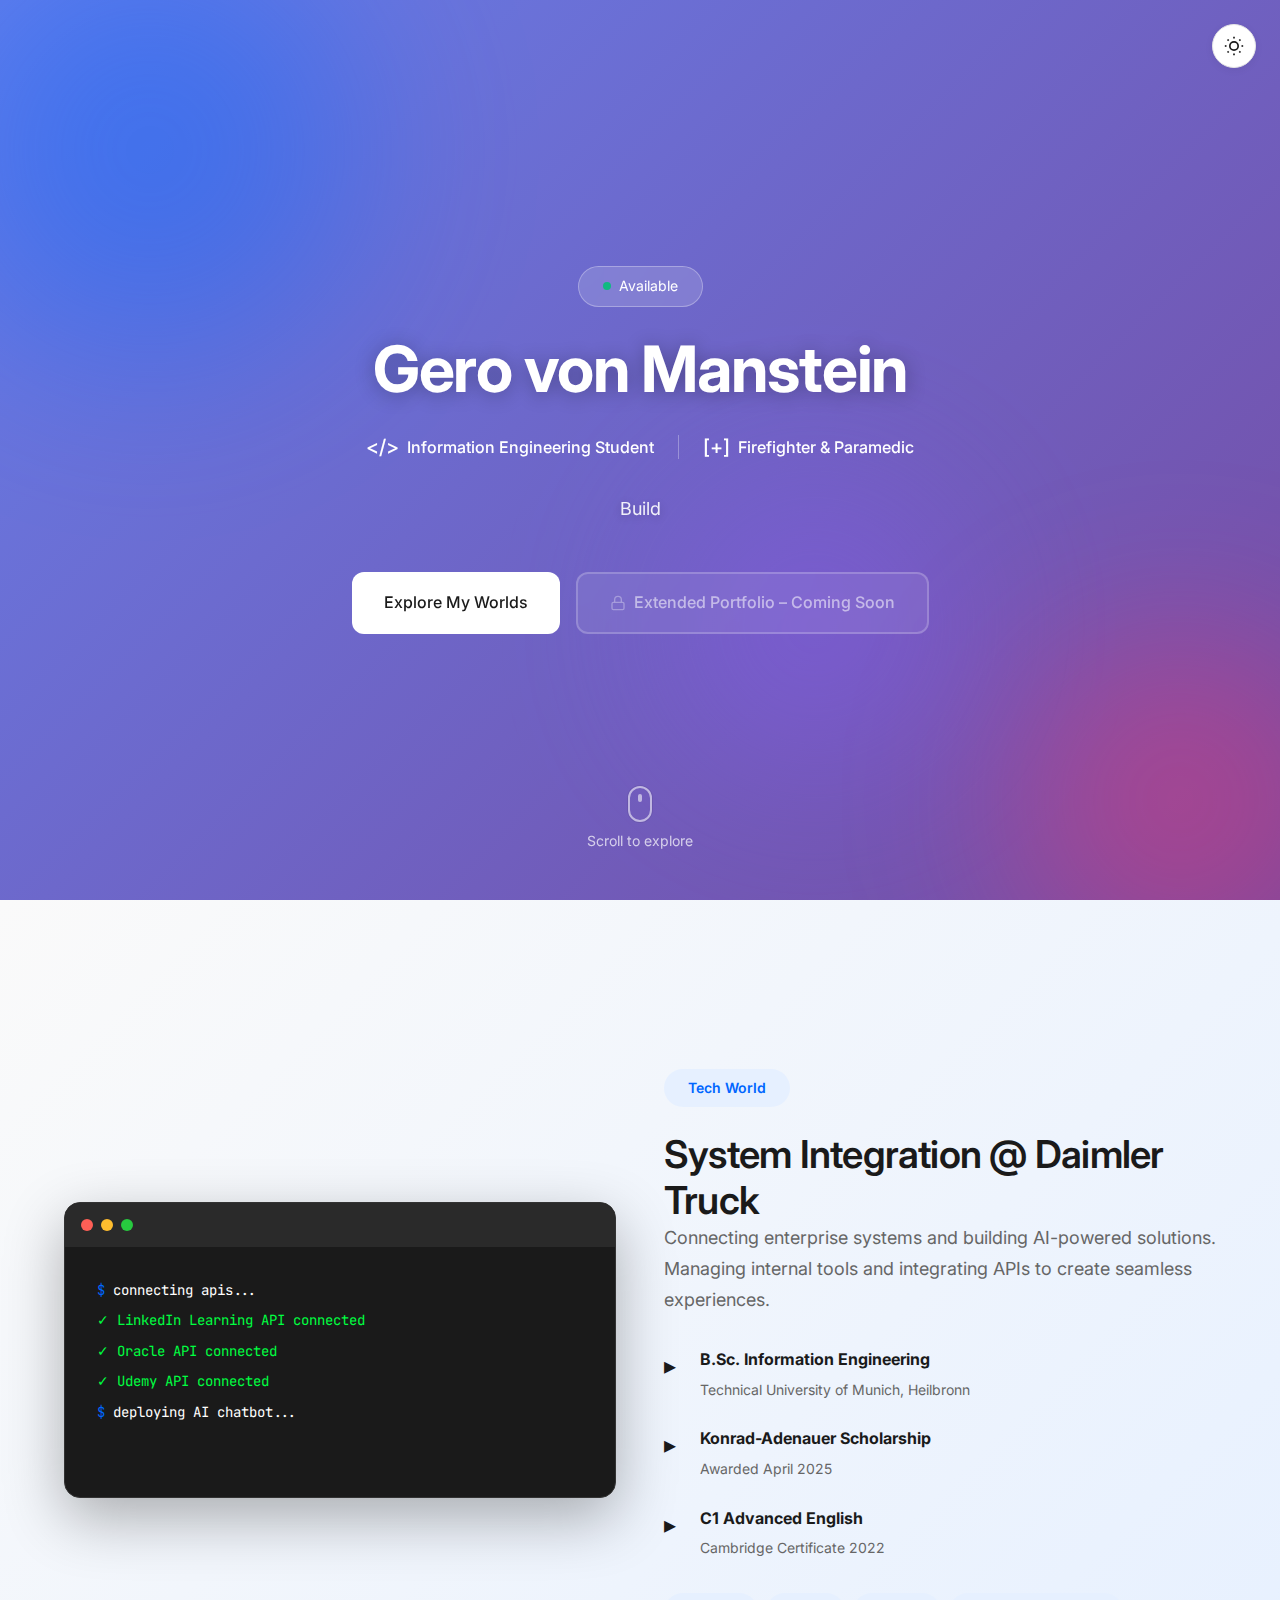
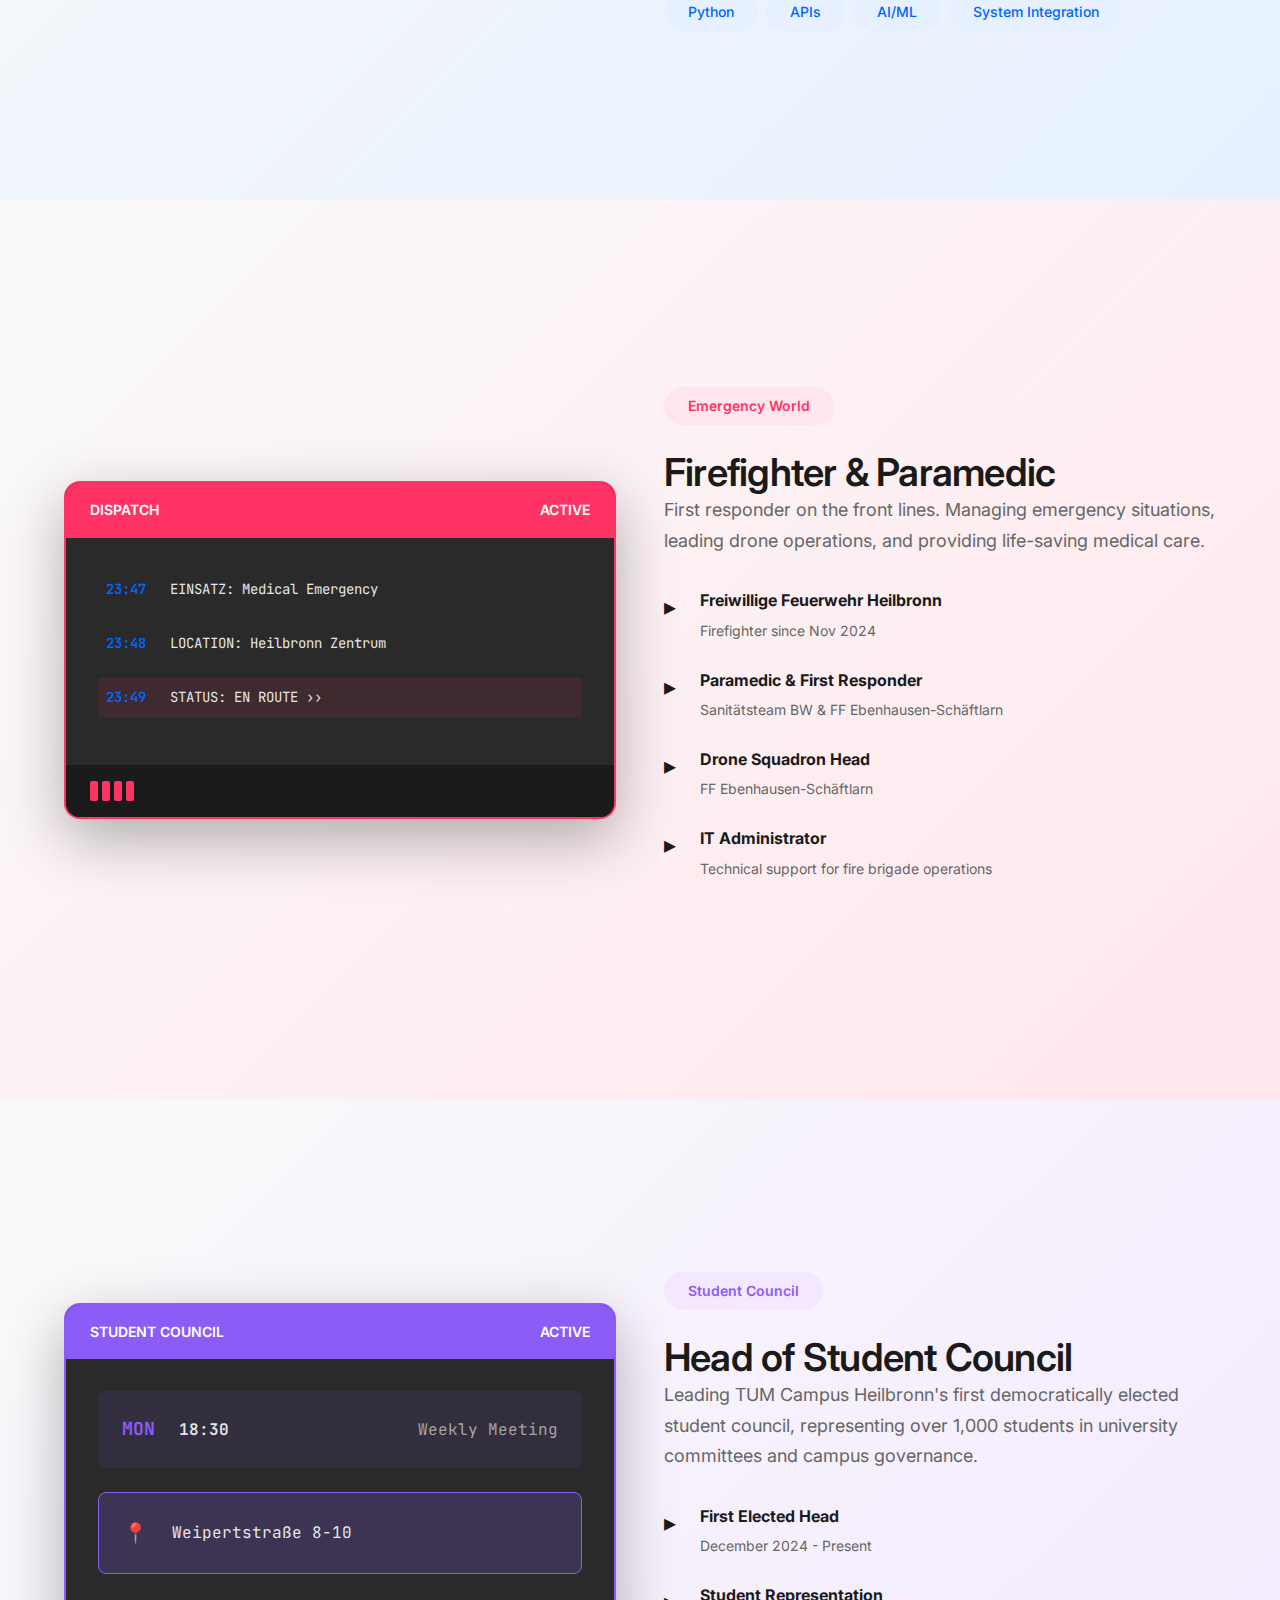
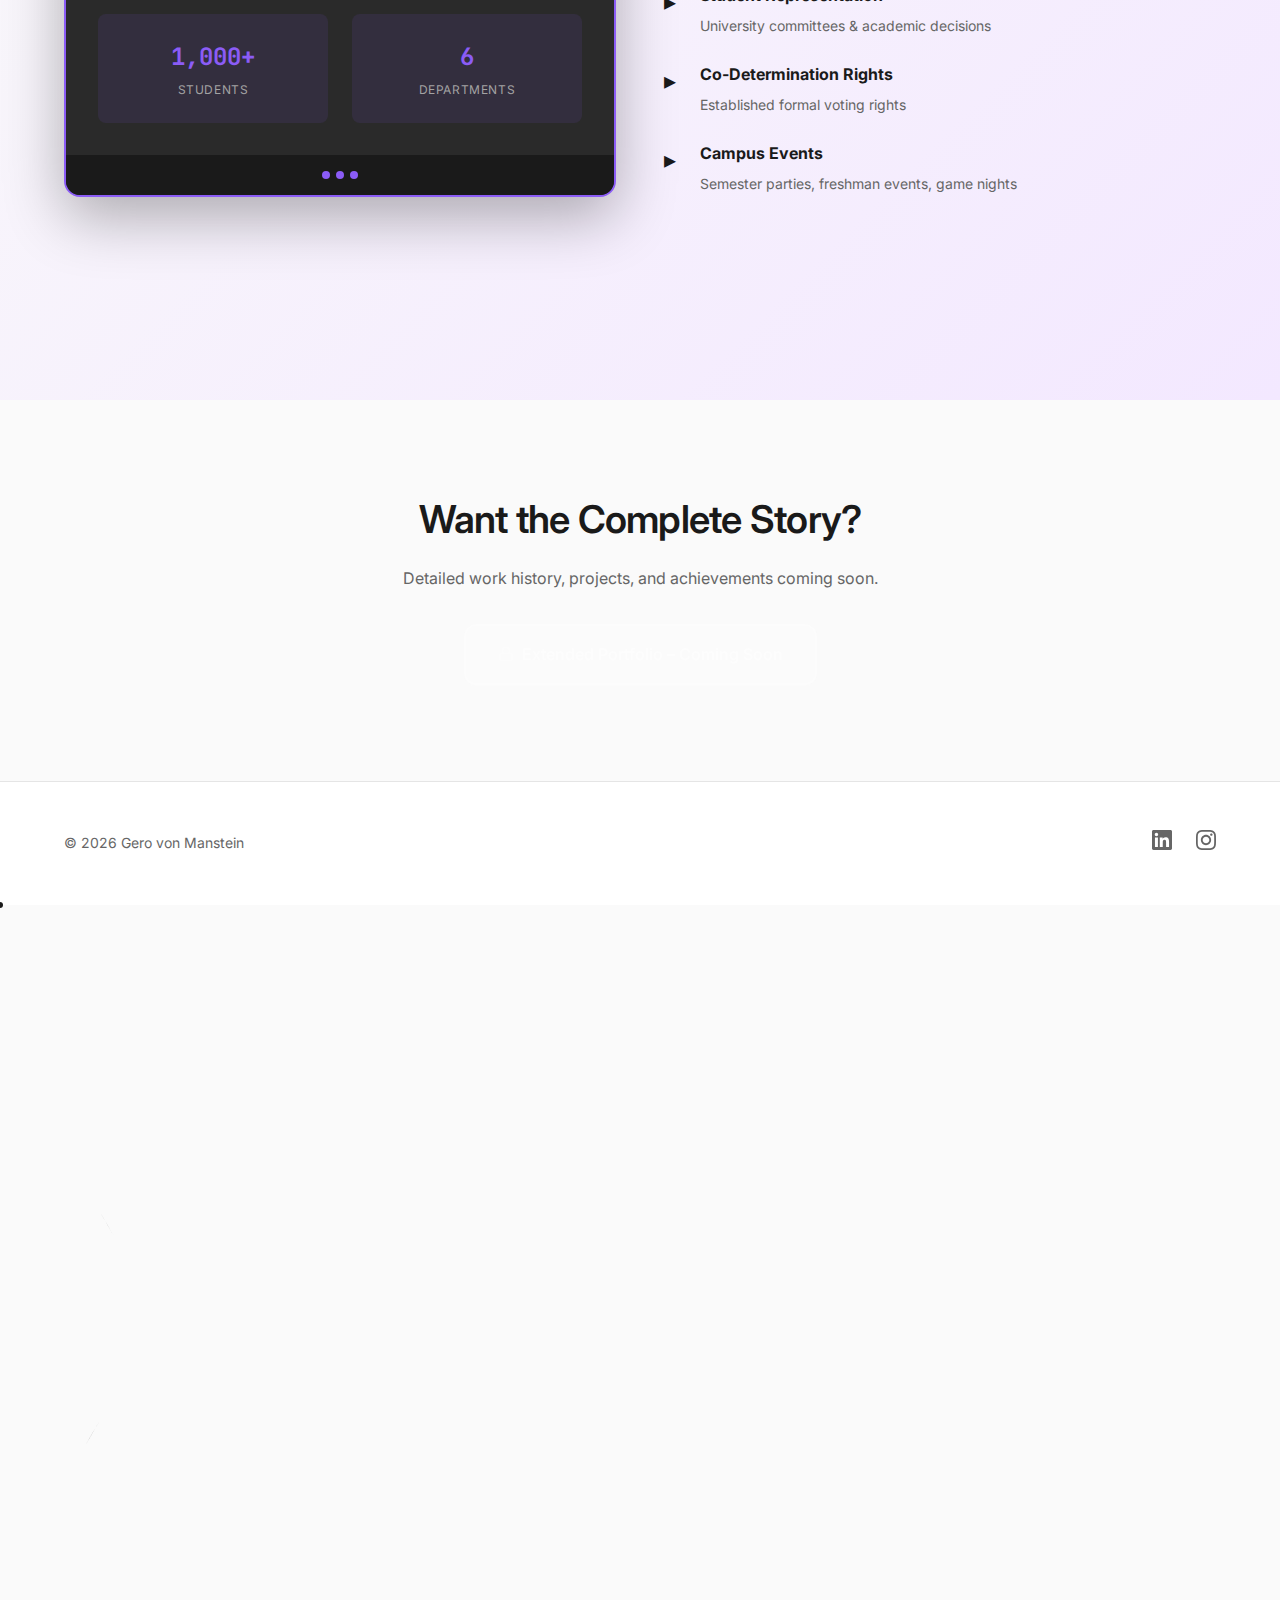
<file: index.html>
<!DOCTYPE html>
<html lang="en">

<head>
    <meta charset="UTF-8">
    <meta name="viewport" content="width=device-width, initial-scale=1.0">
    <title>Gero von Manstein - Portfolio</title>
    <meta name="description"
        content="Information Engineering Student | [+] Firefighter & Paramedic | Student Council Leader">

    <!-- Google Fonts -->
    <link rel="preconnect" href="https://fonts.googleapis.com">
    <link rel="preconnect" href="https://fonts.gstatic.com" crossorigin>
    <link
        href="https://fonts.googleapis.com/css2?family=Inter:wght@300;400;500;600;700&family=JetBrains+Mono:wght@400;500;600&display=swap"
        rel="stylesheet">

    <!-- Styles -->
    <link rel="stylesheet" href="styles/main.css">
    <link rel="stylesheet" href="styles/council-network.css">
    <link rel="stylesheet" href="styles/coming-soon.css">

    <!-- Inline theme detection - runs before page renders to prevent flash -->
    <script>
        (function () {
            // Function to get system theme preference
            function getSystemTheme() {
                if (window.matchMedia && window.matchMedia('(prefers-color-scheme: dark)').matches) {
                    return 'dark';
                }
                return 'light';
            }

            // Always use system preference on page load
            const theme = getSystemTheme();

            // Apply theme immediately
            document.documentElement.setAttribute('data-theme', theme);
        })();
    </script>

</head>

<body>
    <!-- Theme Toggle -->
    <button id="theme-toggle" class="theme-toggle" aria-label="Toggle dark mode">
        <svg class="sun-icon" width="20" height="20" viewBox="0 0 24 24" fill="none" stroke="currentColor"
            stroke-width="2">
            <circle cx="12" cy="12" r="5"></circle>
            <line x1="12" y1="1" x2="12" y2="3"></line>
            <line x1="12" y1="21" x2="12" y2="23"></line>
            <line x1="4.22" y1="4.22" x2="5.64" y2="5.64"></line>
            <line x1="18.36" y1="18.36" x2="19.78" y2="19.78"></line>
            <line x1="1" y1="12" x2="3" y2="12"></line>
            <line x1="21" y1="12" x2="23" y2="12"></line>
            <line x1="4.22" y1="19.78" x2="5.64" y2="18.36"></line>
            <line x1="18.36" y1="5.64" x2="19.78" y2="4.22"></line>
        </svg>
        <svg class="moon-icon" width="20" height="20" viewBox="0 0 24 24" fill="none" stroke="currentColor"
            stroke-width="2">
            <path d="M21 12.79A9 9 0 1 1 11.21 3 7 7 0 0 0 21 12.79z"></path>
        </svg>
    </button>

    <!-- Animated Gradient Background -->
    <div class="gradient-bg">
        <div class="gradient-sphere gradient-1"></div>
        <div class="gradient-sphere gradient-2"></div>
        <div class="gradient-sphere gradient-3"></div>
    </div>

    <!-- Hero Section -->
    <section class="hero">
        <div class="container">
            <div class="hero-content">
                <div class="status-indicator">
                    <span class="status-dot"></span>
                    <span class="status-text">Available</span>
                </div>

                <h1 class="hero-name">Gero von Manstein</h1>

                <div class="dual-roles">
                    <div class="role tech-role">
                        <span class="role-icon">&lt;/&gt;</span>
                        <span class="role-text">Information Engineering Student</span>
                    </div>
                    <div class="role-divider"></div>
                    <div class="role emergency-role">
                        <span class="role-icon">[+]</span>
                        <span class="role-text">Firefighter & Paramedic</span>
                    </div>
                </div>

                <p class="hero-subtitle">Building intelligent systems by day. Saving lives by night.</p>


                <div class="hero-cta">
                    <a href="#tech-world" class="btn btn-primary">Explore My Worlds</a>
                    <span class="coming-soon-badge">
                        <svg width="16" height="16" viewBox="0 0 24 24" fill="none" stroke="currentColor"
                            stroke-width="2">
                            <rect x="3" y="11" width="18" height="11" rx="2" ry="2"></rect>
                            <path d="M7 11V7a5 5 0 0 1 10 0v4"></path>
                        </svg>
                        Extended Portfolio – Coming Soon
                    </span>
                </div>
            </div>
        </div>

        <!-- Scroll Indicator -->
        <div class="scroll-indicator">
            <div class="scroll-line"></div>
            <div class="scroll-text">Scroll to explore</div>
        </div>
    </section>

    <!-- Tech World Section -->
    <section id="tech-world" class="world-section tech-world">
        <div class="container">
            <div class="world-content">
                <div class="world-visual">
                    <div class="terminal-window">
                        <div class="terminal-header">
                            <span class="terminal-dot"></span>
                            <span class="terminal-dot"></span>
                            <span class="terminal-dot"></span>
                        </div>
                        <div class="terminal-body">
                            <div class="terminal-line">
                                <span class="prompt">$</span> <span class="command">connecting apis...</span>
                            </div>
                            <div class="terminal-line">
                                <span class="success">✓</span> LinkedIn Learning API connected
                            </div>
                            <div class="terminal-line">
                                <span class="success">✓</span> Oracle API connected
                            </div>
                            <div class="terminal-line">
                                <span class="success">✓</span> Udemy API connected
                            </div>
                            <div class="terminal-line">
                                <span class="prompt">$</span> <span class="command cursor">deploying AI
                                    chatbot...</span>
                            </div>
                        </div>
                    </div>
                </div>
                <div class="world-info">
                    <div class="world-badge tech-badge">Tech World</div>
                    <h2>System Integration @ Daimler Truck</h2>
                    <p class="world-description">
                        Connecting enterprise systems and building AI-powered solutions.
                        Managing internal tools and integrating APIs to create seamless experiences.
                    </p>
                    <div class="world-details">
                        <div class="detail-item">
                            <div class="detail-icon">▸</div>
                            <div class="detail-text">
                                <strong>B.Sc. Information Engineering</strong>
                                <span>Technical University of Munich, Heilbronn</span>
                            </div>
                        </div>
                        <div class="detail-item">
                            <div class="detail-icon">▸</div>
                            <div class="detail-text">
                                <strong>Konrad-Adenauer Scholarship</strong>
                                <span>Awarded April 2025</span>
                            </div>
                        </div>
                        <div class="detail-item">
                            <div class="detail-icon">▸</div>
                            <div class="detail-text">
                                <strong>C1 Advanced English</strong>
                                <span>Cambridge Certificate 2022</span>
                            </div>
                        </div>
                    </div>
                    <div class="tech-stack">
                        <span class="tech-item">Python</span>
                        <span class="tech-item">APIs</span>
                        <span class="tech-item">AI/ML</span>
                        <span class="tech-item">System Integration</span>
                    </div>
                </div>
            </div>
        </div>
    </section>

    <!-- Emergency World Section -->
    <section class="world-section emergency-world">
        <div class="container">
            <div class="world-content reverse">
                <div class="world-info">
                    <div class="world-badge emergency-badge">Emergency World</div>
                    <h2>Firefighter & Paramedic</h2>
                    <p class="world-description">
                        First responder on the front lines. Managing emergency situations,
                        leading drone operations, and providing life-saving medical care.
                    </p>
                    <div class="world-details">
                        <div class="detail-item">
                            <div class="detail-icon">▸</div>
                            <div class="detail-text">
                                <strong>Freiwillige Feuerwehr Heilbronn</strong>
                                <span>Firefighter since Nov 2024</span>
                            </div>
                        </div>
                        <div class="detail-item">
                            <div class="detail-icon">▸</div>
                            <div class="detail-text">
                                <strong>Paramedic & First Responder</strong>
                                <span>Sanitätsteam BW & FF Ebenhausen-Schäftlarn</span>
                            </div>
                        </div>
                        <div class="detail-item">
                            <div class="detail-icon">▸</div>
                            <div class="detail-text">
                                <strong>Drone Squadron Head</strong>
                                <span>FF Ebenhausen-Schäftlarn</span>
                            </div>
                        </div>
                        <div class="detail-item">
                            <div class="detail-icon">▸</div>
                            <div class="detail-text">
                                <strong>IT Administrator</strong>
                                <span>Technical support for fire brigade operations</span>
                            </div>
                        </div>
                    </div>
                </div>
                <div class="world-visual">
                    <div class="radio-display">
                        <div class="radio-header">
                            <span class="radio-title">DISPATCH</span>
                            <span class="radio-status">ACTIVE</span>
                        </div>
                        <div class="radio-content">
                            <div class="dispatch-message">
                                <span class="time">23:47</span>
                                <span class="message">EINSATZ: Medical Emergency</span>
                            </div>
                            <div class="dispatch-message">
                                <span class="time">23:48</span>
                                <span class="message">LOCATION: Heilbronn Zentrum</span>
                            </div>
                            <div class="dispatch-message active">
                                <span class="time">23:49</span>
                                <span class="message">STATUS: EN ROUTE ››</span>
                            </div>
                        </div>
                        <div class="radio-footer">
                            <div class="signal-bars">
                                <div class="bar"></div>
                                <div class="bar"></div>
                                <div class="bar"></div>
                                <div class="bar"></div>
                            </div>
                        </div>
                    </div>
                </div>
            </div>
        </div>
    </section>

    <!-- Student Council Section -->
    <section class="world-section leadership-world">
        <div class="container">
            <div class="world-content reverse">
                <div class="world-info">
                    <div class="world-badge leadership-badge">Student Council</div>
                    <h2>Head of Student Council</h2>
                    <p class="world-description">
                        Leading TUM Campus Heilbronn's first democratically elected student council,
                        representing over 1,000 students in university committees and campus governance.
                    </p>
                    <div class="world-details">
                        <div class="detail-item">
                            <div class="detail-icon">▸</div>
                            <div class="detail-text">
                                <strong>First Elected Head</strong>
                                <span>December 2024 - Present</span>
                            </div>
                        </div>
                        <div class="detail-item">
                            <div class="detail-icon">▸</div>
                            <div class="detail-text">
                                <strong>Student Representation</strong>
                                <span>University committees & academic decisions</span>
                            </div>
                        </div>
                        <div class="detail-item">
                            <div class="detail-icon">▸</div>
                            <div class="detail-text">
                                <strong>Co-Determination Rights</strong>
                                <span>Established formal voting rights</span>
                            </div>
                        </div>
                        <div class="detail-item">
                            <div class="detail-icon">▸</div>
                            <div class="detail-text">
                                <strong>Campus Events</strong>
                                <span>Semester parties, freshman events, game nights</span>
                            </div>
                        </div>
                    </div>
                </div>
                <div class="world-visual">
                    <div class="meeting-board">
                        <div class="board-header">
                            <span class="board-title">STUDENT COUNCIL</span>
                            <span class="board-status">ACTIVE</span>
                        </div>
                        <div class="board-content">
                            <div class="meeting-item">
                                <span class="meeting-day">MON</span>
                                <span class="meeting-time">18:30</span>
                                <span class="meeting-label">Weekly Meeting</span>
                            </div>
                            <div class="meeting-item highlight">
                                <span class="meeting-icon">📍</span>
                                <span class="meeting-location">Weipertstraße 8-10</span>
                            </div>
                            <div class="stats-row">
                                <div class="stat-item">
                                    <div class="stat-value">1,000+</div>
                                    <div class="stat-label">Students</div>
                                </div>
                                <div class="stat-item">
                                    <div class="stat-value">6</div>
                                    <div class="stat-label">Departments</div>
                                </div>
                            </div>
                        </div>
                        <div class="board-footer">
                            <div class="activity-indicator">
                                <div class="activity-dot"></div>
                                <div class="activity-dot"></div>
                                <div class="activity-dot"></div>
                            </div>
                        </div>
                    </div>
                </div>
            </div>
        </div>
    </section>

    <!-- Call to Action -->
    <section class="cta-section">
        <div class="container">
            <div class="cta-content">
                <h2>Want the Complete Story?</h2>
                <p>Detailed work history, projects, and achievements coming soon.</p>
                <span class="coming-soon-badge">
                    <svg width="16" height="16" viewBox="0 0 24 24" fill="none" stroke="currentColor" stroke-width="2">
                        <rect x="3" y="11" width="18" height="11" rx="2" ry="2"></rect>
                        <path d="M7 11V7a5 5 0 0 1 10 0v4"></path>
                    </svg>
                    Extended Portfolio – Coming Soon
                </span>
            </div>
        </div>
    </section>

    <!-- Footer -->
    <footer class="footer">
        <div class="container">
            <div class="footer-content">
                <p>&copy; 2026 Gero von Manstein</p>
                <div class="footer-links">
                    <a href="https://www.linkedin.com/in/gerovm/" target="_blank" rel="noopener noreferrer"
                        aria-label="LinkedIn">
                        <svg width="20" height="20" viewBox="0 0 24 24" fill="currentColor">
                            <path
                                d="M20.447 20.452h-3.554v-5.569c0-1.328-.027-3.037-1.852-3.037-1.853 0-2.136 1.445-2.136 2.939v5.667H9.351V9h3.414v1.561h.046c.477-.9 1.637-1.85 3.37-1.85 3.601 0 4.267 2.37 4.267 5.455v6.286zM5.337 7.433c-1.144 0-2.063-.926-2.063-2.065 0-1.138.92-2.063 2.063-2.063 1.14 0 2.064.925 2.064 2.063 0 1.139-.925 2.065-2.064 2.065zm1.782 13.019H3.555V9h3.564v11.452zM22.225 0H1.771C.792 0 0 .774 0 1.729v20.542C0 23.227.792 24 1.771 24h20.451C23.2 24 24 23.227 24 22.271V1.729C24 .774 23.2 0 22.222 0h.003z" />
                        </svg>
                    </a>
                    <a href="https://www.instagram.com/gerov.m/" target="_blank" rel="noopener noreferrer"
                        aria-label="Instagram">
                        <svg width="20" height="20" viewBox="0 0 24 24" fill="currentColor">
                            <path
                                d="M12 0C8.74 0 8.333.015 7.053.072 5.775.132 4.905.333 4.14.63c-.789.306-1.459.717-2.126 1.384S.935 3.35.63 4.14C.333 4.905.131 5.775.072 7.053.012 8.333 0 8.74 0 12s.015 3.667.072 4.947c.06 1.277.261 2.148.558 2.913.306.788.717 1.459 1.384 2.126.667.666 1.336 1.079 2.126 1.384.766.296 1.636.499 2.913.558C8.333 23.988 8.74 24 12 24s3.667-.015 4.947-.072c1.277-.06 2.148-.262 2.913-.558.788-.306 1.459-.718 2.126-1.384.666-.667 1.079-1.335 1.384-2.126.296-.765.499-1.636.558-2.913.06-1.28.072-1.687.072-4.947s-.015-3.667-.072-4.947c-.06-1.277-.262-2.149-.558-2.913-.306-.789-.718-1.459-1.384-2.126C21.319 1.347 20.651.935 19.86.63c-.765-.297-1.636-.499-2.913-.558C15.667.012 15.26 0 12 0zm0 2.16c3.203 0 3.585.016 4.85.071 1.17.055 1.805.249 2.227.415.562.217.96.477 1.382.896.419.42.679.819.896 1.381.164.422.36 1.057.413 2.227.057 1.266.07 1.646.07 4.85s-.015 3.585-.074 4.85c-.061 1.17-.256 1.805-.421 2.227-.224.562-.479.96-.899 1.382-.419.419-.824.679-1.38.896-.42.164-1.065.36-2.235.413-1.274.057-1.649.07-4.859.07-3.211 0-3.586-.015-4.859-.074-1.171-.061-1.816-.256-2.236-.421-.569-.224-.96-.479-1.379-.899-.421-.419-.69-.824-.9-1.38-.165-.42-.359-1.065-.42-2.235-.045-1.26-.061-1.649-.061-4.844 0-3.196.016-3.586.061-4.861.061-1.17.255-1.814.42-2.234.21-.57.479-.96.9-1.381.419-.419.81-.689 1.379-.898.42-.166 1.051-.361 2.221-.421 1.275-.045 1.65-.06 4.859-.06l.045.03zm0 3.678c-3.405 0-6.162 2.76-6.162 6.162 0 3.405 2.76 6.162 6.162 6.162 3.405 0 6.162-2.76 6.162-6.162 0-3.405-2.76-6.162-6.162-6.162zM12 16c-2.21 0-4-1.79-4-4s1.79-4 4-4 4 1.79 4 4-1.79 4-4 4zm7.846-10.405c0 .795-.646 1.44-1.44 1.44-.795 0-1.44-.646-1.44-1.44 0-.794.646-1.439 1.44-1.439.793-.001 1.44.645 1.44 1.439z" />
                        </svg>
                    </a>
                </div>
            </div>
        </div>
    </footer>

    <!-- Scripts -->
    <script src="js/cursor.js"></script>
    <script src="js/main.js"></script>
</body>

</html>
</file>
<file: styles/council-network.css>
/* Meeting Board - Student Council Visualization */
.meeting-board {
    background: #2a2a2a;
    border-radius: var(--radius-lg);
    overflow: hidden;
    box-shadow: 0 20px 60px rgba(0, 0, 0, 0.3);
    border: 2px solid var(--color-leadership);
}

.board-header {
    background: var(--color-leadership);
    color: white;
    padding: var(--spacing-sm) var(--spacing-md);
    display: flex;
    justify-content: space-between;
    align-items: center;
    font-weight: 600;
    font-size: 0.875rem;
}

.board-status {
    animation: pulseText 2s ease-in-out infinite;
}

@keyframes pulseText {

    0%,
    100% {
        opacity: 1;
    }

    50% {
        opacity: 0.6;
    }
}

.board-content {
    padding: var(--spacing-lg);
    min-height: 250px;
    display: flex;
    flex-direction: column;
    gap: var(--spacing-md);
}

.meeting-item {
    display: flex;
    align-items: center;
    gap: var(--spacing-md);
    padding: var(--spacing-md);
    background: rgba(139, 92, 246, 0.1);
    border-radius: var(--radius-sm);
    font-family: var(--font-mono);
    animation: slideIn 0.5s ease-out;
}

@keyframes slideIn {
    from {
        opacity: 0;
        transform: translateX(-10px);
    }

    to {
        opacity: 1;
        transform: translateX(0);
    }
}

.meeting-item.highlight {
    background: rgba(139, 92, 246, 0.2);
    border: 1px solid var(--color-leadership);
}

.meeting-day {
    font-weight: 700;
    color: var(--color-leadership);
    font-size: 1.125rem;
}

.meeting-time {
    color: #e5e5e5;
    font-weight: 600;
}

.meeting-label {
    color: #a3a3a3;
    margin-left: auto;
}

.meeting-icon {
    font-size: 1.25rem;
}

.meeting-location {
    color: #e5e5e5;
}

.stats-row {
    display: flex;
    gap: var(--spacing-md);
    margin-top: var(--spacing-sm);
}

.stat-item {
    flex: 1;
    text-align: center;
    padding: var(--spacing-md);
    background: rgba(139, 92, 246, 0.1);
    border-radius: var(--radius-sm);
}

.stat-value {
    font-size: 1.5rem;
    font-weight: 700;
    color: var(--color-leadership);
    font-family: var(--font-mono);
}

.stat-label {
    font-size: 0.75rem;
    color: #a3a3a3;
    text-transform: uppercase;
    letter-spacing: 0.05em;
    margin-top: 4px;
}

.board-footer {
    background: #1a1a1a;
    padding: var(--spacing-sm) var(--spacing-md);
}

.activity-indicator {
    display: flex;
    gap: 6px;
    justify-content: center;
}

.activity-dot {
    width: 8px;
    height: 8px;
    border-radius: 50%;
    background: var(--color-leadership);
    animation: activityPulse 1.5s ease-in-out infinite;
}

.activity-dot:nth-child(2) {
    animation-delay: 0.3s;
}

.activity-dot:nth-child(3) {
    animation-delay: 0.6s;
}

@keyframes activityPulse {

    0%,
    100% {
        opacity: 0.3;
    }

    50% {
        opacity: 1;
        transform: scale(1.2);
    }
}
</file>
<file: styles/coming-soon.css>
.coming-soon-badge {
    display: inline-flex;
    align-items: center;
    gap: var(--spacing-xs);
    padding: var(--spacing-sm) var(--spacing-lg);
    background: rgba(255, 255, 255, 0.1);
    backdrop-filter: blur(10px);
    color: rgba(255, 255, 255, 0.8);
    border: 2px solid rgba(255, 255, 255, 0.3);
    border-radius: var(--radius);
    font-size: 1rem;
    font-weight: 500;
    cursor: not-allowed;
    opacity: 0.7;
}

.coming-soon-badge svg {
    opacity: 0.6;
}

[data-theme="dark"] .coming-soon-badge {
    background: rgba(255, 255, 255, 0.05);
    border-color: rgba(255, 255, 255, 0.2);
}
</file>
<file: styles/main.css>
/* ==================== 
   MODERN PORTFOLIO WITH ANIMATED GRADIENT
   ==================== */

:root {
    --color-bg: #fafafa;
    --color-surface: #ffffff;
    --color-text: #1a1a1a;
    --color-text-secondary: #666666;
    --color-border: #e5e5e5;

    --color-tech: #0066ff;
    --color-tech-light: #e6f0ff;
    --color-tech-rgb: 0, 102, 255;

    --color-emergency: #ff3366;
    --color-emergency-light: #ffe6ec;
    --color-emergency-rgb: 255, 51, 102;

    --color-leadership: #8B5CF6;
    --color-leadership-light: #f3e8ff;

    --font-primary: 'Inter', -apple-system, BlinkMacSystemFont, 'Segoe UI', sans-serif;
    --font-mono: 'JetBrains Mono', 'Courier New', monospace;

    --spacing-xs: 0.5rem;
    --spacing-sm: 1rem;
    --spacing-md: 1.5rem;
    --spacing-lg: 2rem;
    --spacing-xl: 3rem;
    --spacing-2xl: 4rem;
    --spacing-3xl: 6rem;

    --radius: 12px;
    --radius-sm: 8px;
    --radius-lg: 16px;

    --shadow-sm: 0 1px 2px rgba(0, 0, 0, 0.04);
    --shadow: 0 2px 8px rgba(0, 0, 0, 0.06);
    --shadow-lg: 0 4px 16px rgba(0, 0, 0, 0.08);

    --transition: 200ms cubic-bezier(0.4, 0, 0.2, 1);
}

[data-theme="dark"] {
    --color-bg: #0a0a0a;
    --color-surface: #1a1a1a;
    --color-text: #e5e5e5;
    --color-text-secondary: #a3a3a3;
    --color-border: #333333;

    --color-tech-light: rgba(0, 102, 255, 0.1);
    --color-emergency-light: rgba(255, 51, 102, 0.1);
    --color-leadership-light: rgba(139, 92, 246, 0.1);

    --shadow-sm: 0 1px 2px rgba(0, 0, 0, 0.3);
    --shadow: 0 2px 8px rgba(0, 0, 0, 0.4);
    --shadow-lg: 0 4px 16px rgba(0, 0, 0, 0.5);
}

*,
*::before,
*::after {
    box-sizing: border-box;
    margin: 0;
    padding: 0;
}

html {
    scroll-behavior: smooth;
}

body {
    font-family: var(--font-primary);
    font-size: 16px;
    line-height: 1.6;
    color: var(--color-text);
    background: var(--color-bg);
    overflow-x: hidden;
    transition: background-color var(--transition), color var(--transition);
    cursor: none;
}

/* Custom Cursor */
.custom-cursor {
    width: 20px;
    height: 20px;
    border: 2px solid var(--color-text);
    border-radius: 50%;
    position: fixed;
    pointer-events: none;
    z-index: 9999;
    transition: all 0.15s ease;
    transform: translate(-50%, -50%);
}

.cursor-dot {
    width: 6px;
    height: 6px;
    background: var(--color-text);
    border-radius: 50%;
    position: fixed;
    pointer-events: none;
    z-index: 10000;
    transition: all 0.05s ease;
    transform: translate(-50%, -50%);
}

::selection {
    background: var(--color-tech);
    color: white;
}

h1,
h2,
h3,
h4 {
    line-height: 1.2;
    font-weight: 600;
    letter-spacing: -0.02em;
}

h1 {
    font-size: clamp(2.5rem, 5vw, 4rem);
}

h2 {
    font-size: clamp(1.75rem, 3vw, 2.5rem);
}

h3 {
    font-size: 1.25rem;
}

.container {
    width: 100%;
    max-width: 1200px;
    margin: 0 auto;
    padding: 0 var(--spacing-md);
}

section {
    padding: var(--spacing-3xl) 0;
}

/* Theme Toggle */
.theme-toggle {
    position: fixed;
    top: var(--spacing-md);
    right: var(--spacing-md);
    z-index: 1000;
    width: 44px;
    height: 44px;
    border-radius: 50%;
    background: var(--color-surface);
    border: 1px solid var(--color-border);
    cursor: pointer;
    display: flex;
    align-items: center;
    justify-content: center;
    transition: all var(--transition);
    box-shadow: var(--shadow);
}

.theme-toggle:hover {
    transform: scale(1.05);
    box-shadow: var(--shadow-lg);
}

.theme-toggle svg {
    color: var(--color-text);
}

.theme-toggle .moon-icon {
    display: none;
}

[data-theme="dark"] .theme-toggle .sun-icon {
    display: none;
}

[data-theme="dark"] .theme-toggle .moon-icon {
    display: block;
}

/* ==================== 
   ANIMATED GRADIENT BACKGROUND
   ==================== */
.gradient-bg {
    position: fixed;
    top: 0;
    left: 0;
    width: 100%;
    height: 100vh;
    z-index: -1;
    background: linear-gradient(135deg, #667eea 0%, #764ba2 100%);
    overflow: hidden;
}

[data-theme="dark"] .gradient-bg {
    background: linear-gradient(135deg, #1a1a2e 0%, #16213e 100%);
}

.gradient-sphere {
    position: absolute;
    border-radius: 50%;
    filter: blur(80px);
    opacity: 0.6;
    animation: float 20s ease-in-out infinite;
}

.gradient-1 {
    width: 500px;
    height: 500px;
    background: radial-gradient(circle, rgba(0, 102, 255, 0.8), transparent);
    top: -100px;
    left: -100px;
    animation-delay: 0s;
}

.gradient-2 {
    width: 400px;
    height: 400px;
    background: radial-gradient(circle, rgba(255, 51, 102, 0.8), transparent);
    bottom: -100px;
    right: -100px;
    animation-delay: 7s;
}

.gradient-3 {
    width: 350px;
    height: 350px;
    background: radial-gradient(circle, rgba(139, 92, 246, 0.8), transparent);
    top: 50%;
    left: 50%;
    animation-delay: 14s;
}

@keyframes float {

    0%,
    100% {
        transform: translate(0, 0) scale(1);
    }

    33% {
        transform: translate(100px, -100px) scale(1.1);
    }

    66% {
        transform: translate(-100px, 100px) scale(0.9);
    }
}

/* ==================== 
   HERO SECTION
   ==================== */
.hero {
    min-height: 100vh;
    display: flex;
    align-items: center;
    position: relative;
    z-index: 1;
}

.hero-content {
    max-width: 800px;
    margin: 0 auto;
    text-align: center;
    color: white;
}

.status-indicator {
    display: inline-flex;
    align-items: center;
    gap: var(--spacing-xs);
    padding: var(--spacing-xs) var(--spacing-md);
    background: rgba(255, 255, 255, 0.15);
    backdrop-filter: blur(10px);
    border: 1px solid rgba(255, 255, 255, 0.3);
    border-radius: 50px;
    margin-bottom: var(--spacing-md);
    font-size: 0.875rem;
    color: white;
}

.status-dot {
    width: 8px;
    height: 8px;
    border-radius: 50%;
    background: #10b981;
    animation: pulse 2s ease-in-out infinite;
}

@keyframes pulse {

    0%,
    100% {
        opacity: 1;
    }

    50% {
        opacity: 0.5;
    }
}

.hero-name {
    margin-bottom: var(--spacing-md);
    font-weight: 700;
    color: white;
    text-shadow: 0 2px 20px rgba(0, 0, 0, 0.3);
}

.dual-roles {
    display: flex;
    align-items: center;
    justify-content: center;
    gap: var(--spacing-md);
    margin-bottom: var(--spacing-lg);
    flex-wrap: wrap;
}

.role {
    display: flex;
    align-items: center;
    gap: var(--spacing-xs);
    font-size: 1rem;
    font-weight: 500;
    color: white;
}

.role-icon {
    font-size: 1.25rem;
}

.role-divider {
    width: 1px;
    height: 24px;
    background: rgba(255, 255, 255, 0.3);
}

.hero-subtitle {
    font-size: 1.125rem;
    color: rgba(255, 255, 255, 0.9);
    margin-bottom: var(--spacing-xl);
    max-width: 600px;
    margin-left: auto;
    margin-right: auto;
    text-shadow: 0 2px 10px rgba(0, 0, 0, 0.2);
}

.hero-cta {
    display: flex;
    gap: var(--spacing-sm);
    justify-content: center;
    flex-wrap: wrap;
}

/* Scroll Indicator */
.scroll-indicator {
    position: absolute;
    bottom: var(--spacing-xl);
    left: 50%;
    transform: translateX(-50%);
    text-align: center;
    opacity: 0.7;
    color: white;
}

.scroll-line {
    width: 24px;
    height: 36px;
    border: 2px solid rgba(255, 255, 255, 0.8);
    border-radius: 12px;
    margin: 0 auto var(--spacing-xs);
    position: relative;
    box-shadow: 0 0 0 1px rgba(0, 0, 0, 0.1);
}

.scroll-line::before {
    content: '';
    position: absolute;
    top: 6px;
    left: 50%;
    transform: translateX(-50%);
    width: 4px;
    height: 8px;
    background: rgba(255, 255, 255, 0.8);
    border-radius: 2px;
    animation: scrollDown 1.5s ease-in-out infinite;
}

@keyframes scrollDown {

    0% {
        transform: translate(-50%, 0);
        opacity: 0;
    }

    40% {
        opacity: 1;
    }

    80% {
        transform: translate(-50%, 12px);
        opacity: 0;
    }

    100% {
        opacity: 0;
    }
}

.scroll-text {
    font-size: 0.875rem;
    color: white;
}

/* Buttons */
.btn {
    display: inline-flex;
    align-items: center;
    gap: var(--spacing-xs);
    padding: var(--spacing-sm) var(--spacing-lg);
    border-radius: var(--radius);
    font-size: 1rem;
    font-weight: 500;
    text-decoration: none;
    border: none;
    cursor: pointer;
    transition: all var(--transition);
}

.btn-primary {
    background: white;
    color: #1a1a1a;
}

.btn-primary:hover {
    transform: translateY(-2px);
    box-shadow: 0 8px 24px rgba(0, 0, 0, 0.2);
}

[data-theme="dark"] .btn-primary {
    background: rgba(255, 255, 255, 0.15);
    backdrop-filter: blur(10px);
    color: white;
    border: 2px solid rgba(255, 255, 255, 0.3);
}

[data-theme="dark"] .btn-primary:hover {
    background: rgba(255, 255, 255, 0.25);
    border-color: rgba(255, 255, 255, 0.5);
}

.btn-secondary {
    background: rgba(255, 255, 255, 0.15);
    backdrop-filter: blur(10px);
    color: white;
    border: 2px solid white;
}

.btn-secondary:hover {
    background: rgba(255, 255, 255, 0.25);
    transform: translateY(-2px);
}

.btn-primary-alt {
    background: linear-gradient(135deg, var(--color-tech), var(--color-emergency));
    color: white;
    border: none;
}

.btn-primary-alt:hover {
    transform: translateY(-2px);
    box-shadow: 0 8px 24px rgba(var(--color-tech-rgb), 0.3);
}

/* ==================== 
   WORLD SECTIONS
   ==================== */
.world-section {
    position: relative;
    min-height: 100vh;
    display: flex;
    align-items: center;
    overflow: hidden;
}

.world-content {
    position: relative;
    z-index: 1;
    display: grid;
    grid-template-columns: repeat(auto-fit, minmax(400px, 1fr));
    gap: var(--spacing-xl);
    align-items: center;
}

.world-content.reverse {
    direction: rtl;
}

.world-content.reverse>* {
    direction: ltr;
}

.world-content.centered {
    grid-template-columns: 1fr;
    text-align: center;
    max-width: 900px;
    margin: 0 auto;
}

.world-badge {
    display: inline-flex;
    padding: var(--spacing-xs) var(--spacing-md);
    border-radius: 50px;
    font-size: 0.875rem;
    font-weight: 600;
    margin-bottom: var(--spacing-md);
}

.tech-badge {
    background: var(--color-tech-light);
    color: var(--color-tech);
}

.emergency-badge {
    background: var(--color-emergency-light);
    color: var(--color-emergency);
}

.leadership-badge {
    background: var(--color-leadership-light);
    color: var(--color-leadership);
}

.world-description {
    font-size: 1.125rem;
    color: var(--color-text-secondary);
    margin-bottom: var(--spacing-lg);
    line-height: 1.7;
}

.centered-text {
    max-width: 700px;
    margin-left: auto;
    margin-right: auto;
}

/* Tech World */
.tech-world {
    background: linear-gradient(135deg, var(--color-bg) 0%, var(--color-tech-light) 100%);
}

/* Terminal */
.terminal-window {
    background: #1a1a1a;
    border-radius: var(--radius-lg);
    overflow: hidden;
    box-shadow: 0 20px 60px rgba(0, 0, 0, 0.3);
    border: 1px solid #333;
}

.terminal-header {
    background: #2a2a2a;
    padding: var(--spacing-sm);
    display: flex;
    gap: 8px;
}

.terminal-dot {
    width: 12px;
    height: 12px;
    border-radius: 50%;
    background: #ff5f56;
}

.terminal-dot:nth-child(2) {
    background: #ffbd2e;
}

.terminal-dot:nth-child(3) {
    background: #27c93f;
}

.terminal-body {
    padding: var(--spacing-lg);
    font-family: var(--font-mono);
    font-size: 0.875rem;
    color: #00ff41;
    min-height: 250px;
}

.terminal-line {
    margin-bottom: 8px;
    animation: terminalType 0.5s ease-out;
}

@keyframes terminalType {
    from {
        opacity: 0;
        transform: translateX(-10px);
    }

    to {
        opacity: 1;
        transform: translateX(0);
    }
}

.prompt {
    color: #0066ff;
}

.command {
    color: #ffffff;
}

.success {
    color: #00ff41;
}

.cursor {
    animation: blink 1s step-end infinite;
}

@keyframes blink {
    50% {
        opacity: 0;
    }
}

.tech-stack {
    display: flex;
    flex-wrap: wrap;
    gap: var(--spacing-xs);
    margin-top: var(--spacing-md);
}

.tech-item {
    padding: var(--spacing-xs) var(--spacing-md);
    background: var(--color-tech-light);
    color: var(--color-tech);
    border-radius: 50px;
    font-size: 0.875rem;
    font-weight: 500;
}

.world-details {
    display: flex;
    flex-direction: column;
    gap: var(--spacing-md);
    margin: var(--spacing-lg) 0;
}

.detail-item {
    display: flex;
    gap: var(--spacing-md);
    align-items: flex-start;
}

.detail-icon {
    font-size: 1.5rem;
    flex-shrink: 0;
}

.detail-text strong {
    display: block;
    margin-bottom: 4px;
}

.detail-text span {
    color: var(--color-text-secondary);
    font-size: 0.875rem;
}

/* Emergency World */
.emergency-world {
    background: linear-gradient(135deg, var(--color-bg) 0%, var(--color-emergency-light) 100%);
}

/* Radio Display */
.radio-display {
    background: #2a2a2a;
    border-radius: var(--radius-lg);
    overflow: hidden;
    box-shadow: 0 20px 60px rgba(0, 0, 0, 0.3);
    border: 2px solid var(--color-emergency);
}

.radio-header {
    background: var(--color-emergency);
    color: white;
    padding: var(--spacing-sm) var(--spacing-md);
    display: flex;
    justify-content: space-between;
    align-items: center;
    font-weight: 600;
    font-size: 0.875rem;
}

.radio-status {
    animation: pulseText 2s ease-in-out infinite;
}

@keyframes pulseText {

    0%,
    100% {
        opacity: 1;
    }

    50% {
        opacity: 0.6;
    }
}

.radio-content {
    padding: var(--spacing-lg);
    min-height: 200px;
    font-family: var(--font-mono);
    font-size: 0.875rem;
}

.dispatch-message {
    display: flex;
    gap: var(--spacing-md);
    margin-bottom: var(--spacing-sm);
    padding: var(--spacing-xs);
    border-radius: 4px;
    animation: dispatchIn 0.5s ease-out;
}

@keyframes dispatchIn {
    from {
        opacity: 0;
        transform: translateY(-10px);
    }

    to {
        opacity: 1;
        transform: translateY(0);
    }
}

.dispatch-message.active {
    background: rgba(255, 51, 102, 0.1);
}

.time {
    color: var(--color-tech);
    font-weight: 600;
}

.message {
    color: #e5e5e5;
}

.radio-footer {
    background: #1a1a1a;
    padding: var(--spacing-sm) var(--spacing-md);
}

.signal-bars {
    display: flex;
    gap: 4px;
}

.bar {
    width: 8px;
    height: 20px;
    background: var(--color-emergency);
    border-radius: 2px;
    animation: signalPulse 1.5s ease-in-out infinite;
}

.bar:nth-child(2) {
    animation-delay: 0.2s;
}

.bar:nth-child(3) {
    animation-delay: 0.4s;
}

.bar:nth-child(4) {
    animation-delay: 0.6s;
}

@keyframes signalPulse {

    0%,
    100% {
        opacity: 0.3;
    }

    50% {
        opacity: 1;
    }
}

/* Leadership */
.leadership-world {
    background: linear-gradient(135deg, var(--color-bg) 0%, var(--color-leadership-light) 100%);
}

/* Meeting Board */
.meeting-board {
    background: #2a2a2a;
    border-radius: var(--radius-lg);
    overflow: hidden;
    box-shadow: 0 20px 60px rgba(0, 0, 0, 0.3);
    border: 2px solid var(--color-leadership);
}

.board-header {
    background: var(--color-leadership);
    color: white;
    padding: var(--spacing-sm) var(--spacing-md);
    display: flex;
    justify-content: space-between;
    align-items: center;
    font-weight: 600;
    font-size: 0.875rem;
}

.board-status {
    animation: pulseText 2s ease-in-out infinite;
}

.board-content {
    padding: var(--spacing-lg);
    min-height: 250px;
    display: flex;
    flex-direction: column;
    gap: var(--spacing-md);
}

.meeting-item {
    display: flex;
    align-items: center;
    gap: var(--spacing-md);
    padding: var(--spacing-md);
    background: rgba(139, 92, 246, 0.1);
    border-radius: var(--radius-sm);
    font-family: var(--font-mono);
    animation: slideIn 0.5s ease-out;
}

@keyframes slideIn {
    from {
        opacity: 0;
        transform: translateX(-10px);
    }

    to {
        opacity: 1;
        transform: translateX(0);
    }
}

.meeting-item.highlight {
    background: rgba(139, 92, 246, 0.2);
    border: 1px solid var(--color-leadership);
}

.meeting-day {
    font-weight: 700;
    color: var(--color-leadership);
    font-size: 1.125rem;
}

.meeting-time {
    color: #e5e5e5;
    font-weight: 600;
}

.meeting-label {
    color: #a3a3a3;
    margin-left: auto;
}

.meeting-icon {
    font-size: 1.25rem;
}

.meeting-location {
    color: #e5e5e5;
}

.stats-row {
    display: flex;
    gap: var(--spacing-md);
    margin-top: var(--spacing-sm);
}

.stat-item {
    flex: 1;
    text-align: center;
    padding: var(--spacing-md);
    background: rgba(139, 92, 246, 0.1);
    border-radius: var(--radius-sm);
}

.stat-value {
    font-size: 1.5rem;
    font-weight: 700;
    color: var(--color-leadership);
    font-family: var(--font-mono);
}

.stat-label {
    font-size: 0.75rem;
    color: #a3a3a3;
    text-transform: uppercase;
    letter-spacing: 0.05em;
    margin-top: 4px;
}

.board-footer {
    background: #1a1a1a;
    padding: var(--spacing-sm) var(--spacing-md);
}

.activity-indicator {
    display: flex;
    gap: 6px;
    justify-content: center;
}

.activity-dot {
    width: 8px;
    height: 8px;
    border-radius: 50%;
    background: var(--color-leadership);
    animation: activityPulse 1.5s ease-in-out infinite;
}

.activity-dot:nth-child(2) {
    animation-delay: 0.3s;
}

.activity-dot:nth-child(3) {
    animation-delay: 0.6s;
}

@keyframes activityPulse {

    0%,
    100% {
        opacity: 0.3;
    }

    50% {
        opacity: 1;
        transform: scale(1.2);
    }
}

/* ==================== 
   SECTIONS
   ==================== */
.section-title {
    font-size: 1rem;
    font-weight: 600;
    letter-spacing: 0.05em;
    text-transform: uppercase;
    color: var(--color-text-secondary);
    margin-bottom: var(--spacing-xl);
}

/* Experience */
.experience {
    background: var(--color-surface);
}

.experience-grid {
    display: grid;
    grid-template-columns: repeat(auto-fit, minmax(320px, 1fr));
    gap: var(--spacing-lg);
}

.exp-card {
    background: var(--color-bg);
    border: 1px solid var(--color-border);
    border-radius: var(--radius-lg);
    padding: var(--spacing-lg);
    transition: all var(--transition);
    position: relative;
    overflow: hidden;
}

.exp-card::before {
    content: '';
    position: absolute;
    top: 0;
    left: 0;
    right: 0;
    height: 3px;
    opacity: 0;
    transition: opacity var(--transition);
}

.tech-card::before {
    background: var(--color-tech);
}

.emergency-card::before {
    background: var(--color-emergency);
}

.leadership-card::before {
    background: var(--color-leadership);
}

.exp-card:hover {
    transform: translateY(-4px);
    box-shadow: var(--shadow-lg);
}

.exp-card:hover::before {
    opacity: 1;
}

.card-header {
    display: flex;
    align-items: center;
    justify-content: space-between;
    margin-bottom: var(--spacing-md);
}

.card-icon {
    width: 40px;
    height: 40px;
    border-radius: var(--radius-sm);
    display: flex;
    align-items: center;
    justify-content: center;
}

.tech-icon {
    background: var(--color-tech-light);
    color: var(--color-tech);
}

.emergency-icon {
    background: var(--color-emergency-light);
    color: var(--color-emergency);
}

.leadership-icon {
    background: var(--color-leadership-light);
    color: var(--color-leadership);
}

.card-badge {
    font-size: 0.75rem;
    font-weight: 600;
    padding: 4px 12px;
    border-radius: 50px;
    text-transform: uppercase;
    letter-spacing: 0.05em;
}

.tech-card .card-badge {
    background: var(--color-tech-light);
    color: var(--color-tech);
}

.emergency-card .card-badge {
    background: var(--color-emergency-light);
    color: var(--color-emergency);
}

.leadership-card .card-badge {
    background: var(--color-leadership-light);
    color: var(--color-leadership);
}

.exp-card h3 {
    margin-bottom: var(--spacing-xs);
    font-weight: 600;
}

.card-org {
    color: var(--color-text-secondary);
    font-size: 0.9375rem;
    margin-bottom: 4px;
}

.card-date {
    color: var(--color-text-secondary);
    font-size: 0.875rem;
    margin-bottom: var(--spacing-md);
}

.card-description {
    color: var(--color-text-secondary);
    line-height: 1.6;
    margin-bottom: var(--spacing-md);
}

.card-tags {
    display: flex;
    flex-wrap: wrap;
    gap: var(--spacing-xs);
}

.tag {
    font-size: 0.75rem;
    padding: 4px 10px;
    background: var(--color-surface);
    border: 1px solid var(--color-border);
    border-radius: 50px;
    color: var(--color-text-secondary);
}

/* Education */
.education {
    background: var(--color-bg);
}

.education-list {
    max-width: 700px;
}

.edu-item {
    display: flex;
    gap: var(--spacing-md);
    padding: var(--spacing-lg);
    background: var(--color-surface);
    border: 1px solid var(--color-border);
    border-radius: var(--radius-lg);
    transition: all var(--transition);
}

.edu-item:hover {
    transform: translateY(-2px);
    box-shadow: var(--shadow);
}

.edu-icon {
    font-size: 2rem;
    flex-shrink: 0;
}

.edu-content h3 {
    margin-bottom: 4px;
}

.edu-org {
    color: var(--color-text-secondary);
    margin-bottom: 4px;
}

.edu-date {
    color: var(--color-text-secondary);
    font-size: 0.875rem;
}

/* Certifications */
.certifications {
    background: var(--color-surface);
}

.cert-grid {
    display: grid;
    grid-template-columns: repeat(auto-fit, minmax(280px, 1fr));
    gap: var(--spacing-md);
    max-width: 800px;
}

.cert-card {
    padding: var(--spacing-lg);
    background: var(--color-bg);
    border: 1px solid var(--color-border);
    border-radius: var(--radius-lg);
    transition: all var(--transition);
}

.cert-card:hover {
    transform: translateY(-2px);
    box-shadow: var(--shadow);
}

.cert-icon {
    font-size: 2rem;
    margin-bottom: var(--spacing-sm);
}

.cert-card h3 {
    margin-bottom: var(--spacing-xs);
}

.cert-org {
    color: var(--color-text-secondary);
    margin-bottom: 4px;
}

.cert-date {
    color: var(--color-text-secondary);
    font-size: 0.875rem;
    margin-bottom: 4px;
}

.cert-id {
    font-family: var(--font-mono);
    font-size: 0.75rem;
    color: var(--color-text-secondary);
    background: var(--color-surface);
    padding: 4px 8px;
    border-radius: 4px;
    display: inline-block;
    margin-top: var(--spacing-xs);
}

/* CTA Section */
.cta-section {
    background: var(--color-bg);
    text-align: center;
}

.cta-content h2 {
    margin-bottom: var(--spacing-md);
}

.cta-content p {
    color: var(--color-text-secondary);
    margin-bottom: var(--spacing-lg);
}

/* Footer */
.footer {
    padding: var(--spacing-xl) 0;
    background: var(--color-surface);
    border-top: 1px solid var(--color-border);
}

.footer-content {
    display: flex;
    justify-content: space-between;
    align-items: center;
    color: var(--color-text-secondary);
    font-size: 0.875rem;
}

.footer-links {
    display: flex;
    gap: var(--spacing-md);
}

.footer-links a {
    color: var(--color-text-secondary);
    transition: color var(--transition);
}

.footer-links a:hover {
    color: var(--color-text);
}

/* Modal */
.modal {
    display: none;
    position: fixed;
    z-index: 2000;
    left: 0;
    top: 0;
    width: 100%;
    height: 100%;
    background: rgba(0, 0, 0, 0.8);
    backdrop-filter: blur(8px);
}

.modal.active {
    display: flex;
    align-items: center;
    justify-content: center;
    animation: fadeIn 0.2s ease-out;
}

@keyframes fadeIn {
    from {
        opacity: 0;
    }

    to {
        opacity: 1;
    }
}

.modal-content {
    background: var(--color-surface);
    border-radius: var(--radius-lg);
    padding: var(--spacing-xl);
    max-width: 480px;
    width: 90%;
    position: relative;
    box-shadow: var(--shadow-lg);
    animation: slideUp 0.3s ease-out;
}

@keyframes slideUp {
    from {
        opacity: 0;
        transform: translateY(20px);
    }

    to {
        opacity: 1;
        transform: translateY(0);
    }
}

.modal-close {
    position: absolute;
    top: var(--spacing-md);
    right: var(--spacing-md);
    background: transparent;
    border: none;
    font-size: 1.5rem;
    color: var(--color-text-secondary);
    cursor: pointer;
    width: 32px;
    height: 32px;
    display: flex;
    align-items: center;
    justify-content: center;
    border-radius: 50%;
    transition: all var(--transition);
}

.modal-close:hover {
    background: var(--color-bg);
    color: var(--color-text);
}

.modal-content h2 {
    margin-bottom: var(--spacing-sm);
    font-size: 1.5rem;
}

.modal-description {
    color: var(--color-text-secondary);
    margin-bottom: var(--spacing-lg);
    line-height: 1.6;
}

.auth-buttons {
    display: flex;
    flex-direction: column;
    gap: var(--spacing-sm);
    margin-bottom: var(--spacing-md);
}

.auth-button {
    display: flex;
    align-items: center;
    justify-content: center;
    gap: var(--spacing-sm);
    padding: var(--spacing-md) var(--spacing-lg);
    border: none;
    border-radius: var(--radius);
    font-size: 1rem;
    font-weight: 500;
    cursor: pointer;
    transition: all var(--transition);
}

.linkedin-button {
    background: #0077b5;
    color: white;
}

.linkedin-button:hover {
    background: #005885;
    transform: translateY(-2px);
}

.instagram-button {
    background: linear-gradient(45deg, #f09433 0%, #e6683c 25%, #dc2743 50%, #cc2366 75%, #bc1888 100%);
    color: white;
}

.instagram-button:hover {
    transform: translateY(-2px);
    box-shadow: 0 4px 12px rgba(240, 148, 51, 0.4);
}

.auth-note {
    text-align: center;
    font-size: 0.875rem;
    color: var(--color-text-secondary);
    line-height: 1.5;
}

/* Responsive */
@media (max-width: 768px) {
    section {
        padding: var(--spacing-2xl) 0;
    }

    .hero {
        min-height: 80vh;
    }

    .dual-roles {
        flex-direction: column;
        gap: var(--spacing-sm);
    }

    .role-divider {
        display: none;
    }

    .experience-grid {
        grid-template-columns: 1fr;
    }

    .cert-grid {
        grid-template-columns: 1fr;
    }

    .footer-content {
        flex-direction: column;
        gap: var(--spacing-md);
        text-align: center;
    }
}

@media (max-width: 480px) {
    .hero-cta {
        flex-direction: column;
        width: 100%;
    }

    .hero-cta .btn {
        width: 100%;
        justify-content: center;
    }
}
</file>
